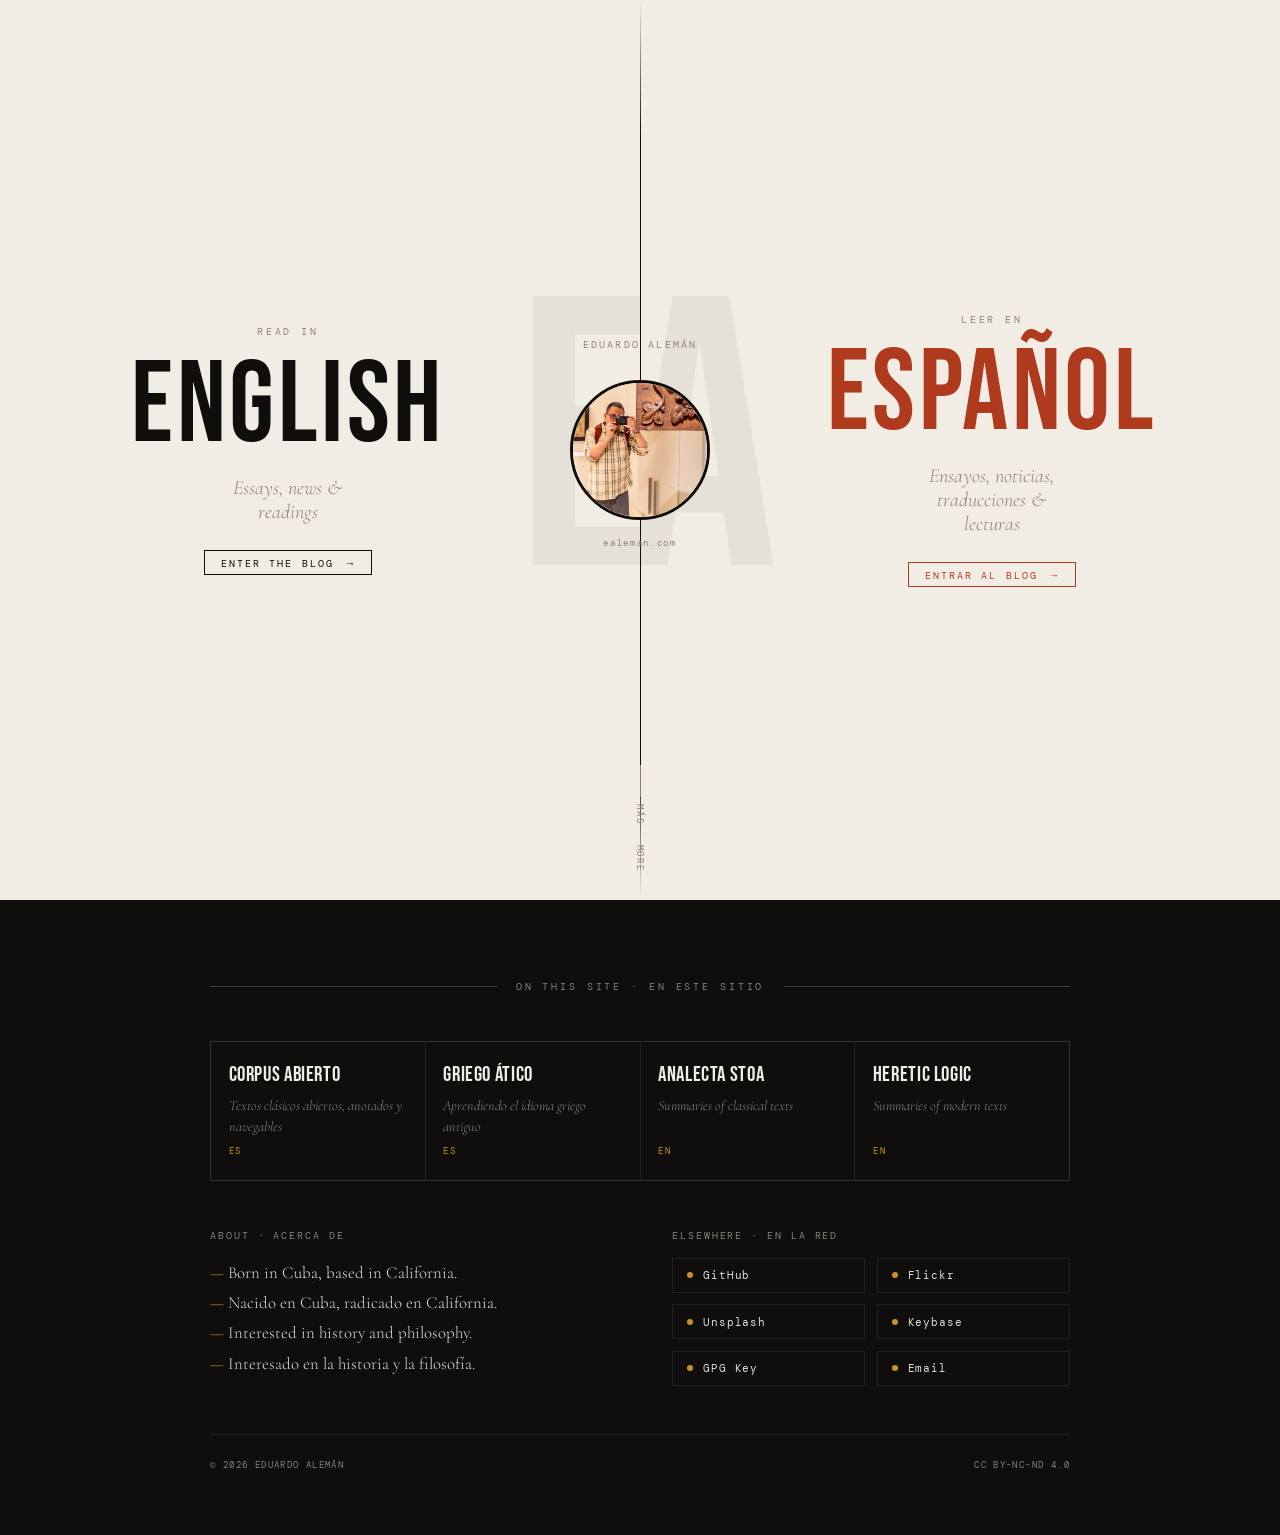
<file: index.html>
<!DOCTYPE html>
<html lang="en">
<head>
  <meta charset="utf-8" />
  <meta name="viewport" content="width=device-width, initial-scale=1.0" />
  <meta name="description" content="Eduardo Alemán – Digital Humanities" />
  <meta name="theme-color" content="#0f0e0c" />
  <title>Eduardo Alemán</title>
  <link rel="preconnect" href="https://fonts.googleapis.com" />
  <link rel="preconnect" href="https://fonts.gstatic.com" crossorigin />
  <link href="https://fonts.googleapis.com/css2?family=Cormorant+Garamond:ital,wght@0,300;0,400;0,700;1,300;1,400&family=DM+Mono:wght@300;400&family=Bebas+Neue&display=swap" rel="stylesheet" />
  <style>
    *, *::before, *::after { box-sizing: border-box; margin: 0; padding: 0; }

    :root {
      --ink:    #0f0e0c;
      --parch:  #f2ede4;
      --rust:   #b03a1e;
      --gold:   #c8922a;
      --smoke:  #e4dfd7;
      --mid:    #8a8278;
      --serif:  'Cormorant Garamond', Georgia, serif;
      --mono:   'DM Mono', monospace;
      --display:'Bebas Neue', sans-serif;
    }

    html { scroll-behavior: smooth; }

    body {
      font-family: var(--serif);
      background: var(--parch);
      color: var(--ink);
      min-height: 100vh;
      overflow-x: hidden;
    }

    /* ─── HERO: SPLIT SCREEN ─────────────────────── */
    .hero {
      display: grid;
      grid-template-columns: 1fr 1fr;
      min-height: 100svh;
      position: relative;
    }

    /* vertical divider */
    .hero::after {
      content: '';
      position: absolute;
      top: 0; bottom: 0;
      left: 50%;
      width: 1px;
      background: linear-gradient(to bottom, transparent 0%, var(--ink) 15%, var(--ink) 85%, transparent 100%);
      z-index: 10;
    }

    /* ─── PORTRAIT MEDALLION ─────────────────────── */
    .portrait-wrap {
      position: absolute;
      top: 50%;
      left: 50%;
      transform: translate(-50%, -50%);
      z-index: 20;
    }

    .portrait {
      width: 140px;
      height: 140px;
      border-radius: 50%;
      background: var(--smoke);
      border: 3px solid var(--ink);
      overflow: hidden;
      display: flex;
      align-items: center;
      justify-content: center;
      position: relative;
    }

    /* placeholder silhouette */
    .portrait svg {
      width: 100%;
      height: 100%;
    }

    /* Name arc above portrait */
    .name-arc {
      position: absolute;
      top: -2.6rem;
      left: 50%;
      transform: translateX(-50%);
      white-space: nowrap;
      font-family: var(--mono);
      font-size: 0.62rem;
      letter-spacing: 0.22em;
      text-transform: uppercase;
      color: var(--mid);
    }

    /* year below */
    .year-tag {
      position: absolute;
      bottom: -1.8rem;
      left: 50%;
      transform: translateX(-50%);
      font-family: var(--mono);
      font-size: 0.58rem;
      letter-spacing: 0.18em;
      color: var(--mid);
    }

    /* ─── EACH HALF ──────────────────────────────── */
    .half {
      display: flex;
      flex-direction: column;
      justify-content: center;
      align-items: center;
      padding: 4rem 3rem;
      position: relative;
      text-decoration: none;
      color: inherit;
      cursor: pointer;
      overflow: hidden;
      transition: background 0.45s ease;
    }

    .half::before {
      content: '';
      position: absolute;
      inset: 0;
      opacity: 0;
      transition: opacity 0.45s ease;
    }

    .half.en::before { background: var(--ink); }
    .half.es::before { background: var(--rust); }

    .half:hover::before { opacity: 1; }

    .half:hover .label,
    .half:hover .lang-word,
    .half:hover .descriptor,
    .half:hover .cta-pill { color: var(--parch); }

    .half:hover .cta-pill { border-color: var(--parch); }
    .half:hover .big-letter { opacity: 0.07; }

    /* large decorative background letter */
    .big-letter {
      position: absolute;
      font-family: var(--display);
      font-size: clamp(16rem, 30vw, 28rem);
      line-height: 1;
      opacity: 0.05;
      transition: opacity 0.45s ease;
      pointer-events: none;
      user-select: none;
      top: 50%;
      transform: translateY(-50%);
      color: var(--ink);
    }

    .en .big-letter { right: -1rem; }
    .es .big-letter { left: -1rem; }

    /* content stack */
    .half-content {
      position: relative;
      z-index: 2;
      display: flex;
      flex-direction: column;
      align-items: center;
      gap: 1.1rem;
      text-align: center;
    }

    .en .half-content { padding-right: 4rem; }
    .es .half-content { padding-left: 4rem; }

    .label {
      font-family: var(--mono);
      font-size: 0.62rem;
      letter-spacing: 0.3em;
      text-transform: uppercase;
      color: var(--mid);
      transition: color 0.45s ease;
    }

    .lang-word {
      font-family: var(--display);
      font-size: clamp(4rem, 9vw, 7.5rem);
      line-height: 0.9;
      letter-spacing: 0.03em;
      transition: color 0.45s ease;
    }

    .en .lang-word { color: var(--ink); }
    .es .lang-word { color: var(--rust); }

    .descriptor {
      font-family: var(--serif);
      font-style: italic;
      font-size: clamp(1rem, 1.6vw, 1.25rem);
      font-weight: 300;
      color: var(--mid);
      transition: color 0.45s ease;
      max-width: 14ch;
    }

    .cta-pill {
      display: inline-block;
      margin-top: 0.5rem;
      padding: 0.45em 1.5em;
      border: 1px solid var(--ink);
      font-family: var(--mono);
      font-size: 0.65rem;
      letter-spacing: 0.2em;
      text-transform: uppercase;
      transition: color 0.45s ease, border-color 0.45s ease;
    }

    .es .cta-pill { border-color: var(--rust); color: var(--rust); }

    /* hover arrow nudge */
    .arrow {
      display: inline-block;
      font-size: 0.7rem;
      margin-left: 0.4em;
      transition: transform 0.25s ease;
    }

    .half:hover .arrow { transform: translateX(4px); }

    /* ─── SCROLL HINT ────────────────────────────── */
    .scroll-hint {
      position: absolute;
      bottom: 1.8rem;
      left: 50%;
      transform: translateX(-50%);
      z-index: 30;
      display: flex;
      flex-direction: column;
      align-items: center;
      gap: 0.4rem;
      font-family: var(--mono);
      font-size: 0.55rem;
      letter-spacing: 0.2em;
      text-transform: uppercase;
      color: var(--mid);
      animation: fadeup 2s ease 1.5s both;
    }

    .scroll-hint span { writing-mode: vertical-lr; }

    .scroll-line {
      width: 1px;
      height: 32px;
      background: var(--mid);
      animation: grow-line 2s ease 1.5s both;
    }

    @keyframes grow-line {
      from { transform: scaleY(0); transform-origin: top; }
      to   { transform: scaleY(1); }
    }

    @keyframes fadeup {
      from { opacity: 0; transform: translateX(-50%) translateY(8px); }
      to   { opacity: 1; transform: translateX(-50%) translateY(0); }
    }

    /* ─── BELOW THE FOLD ─────────────────────────── */
    .below {
      background: var(--ink);
      color: var(--parch);
      padding: 5rem 2rem 4rem;
    }

    .below-inner {
      max-width: 860px;
      margin: 0 auto;
    }

    .section-rule {
      display: flex;
      align-items: center;
      gap: 1.2rem;
      margin-bottom: 3rem;
    }

    .section-rule::before,
    .section-rule::after {
      content: '';
      flex: 1;
      height: 1px;
      background: var(--mid);
      opacity: 0.4;
    }

    .section-label {
      font-family: var(--mono);
      font-size: 0.6rem;
      letter-spacing: 0.3em;
      text-transform: uppercase;
      color: var(--mid);
      white-space: nowrap;
    }

    /* bio + links grid */
    .below-grid {
      display: grid;
      grid-template-columns: 1fr 1fr;
      gap: 3rem 4rem;
      margin-bottom: 3rem;
    }

    .col-heading {
      font-family: var(--display);
      font-size: 2rem;
      letter-spacing: 0.04em;
      margin-bottom: 1rem;
      color: var(--parch);
    }

    .col-sub {
      font-family: var(--mono);
      font-size: 0.6rem;
      letter-spacing: 0.2em;
      text-transform: uppercase;
      color: var(--mid);
      margin-bottom: 1rem;
    }

    /* bio bullets */
    .bio-list {
      list-style: none;
      font-size: 1.05rem;
      font-weight: 300;
      line-height: 1.8;
      color: var(--smoke);
    }

    .bio-list li::before {
      content: '— ';
      color: var(--gold);
    }

    /* link grid */
    .link-grid {
      display: grid;
      grid-template-columns: 1fr 1fr;
      gap: 0.7rem;
    }

    .link-item {
      display: flex;
      align-items: center;
      gap: 0.6rem;
      padding: 0.6rem 0.9rem;
      border: 1px solid rgba(255,255,255,0.08);
      color: var(--smoke);
      text-decoration: none;
      font-family: var(--mono);
      font-size: 0.7rem;
      letter-spacing: 0.08em;
      transition: background 0.2s, color 0.2s, border-color 0.2s;
    }

    .link-item:hover {
      background: rgba(255,255,255,0.06);
      border-color: rgba(255,255,255,0.2);
      color: var(--parch);
    }

    .link-dot {
      width: 6px;
      height: 6px;
      border-radius: 50%;
      background: var(--gold);
      flex-shrink: 0;
    }

    /* projects row */
    .projects-row {
      display: grid;
      grid-template-columns: repeat(4, 1fr);
      gap: 1px;
      border: 1px solid rgba(255,255,255,0.08);
      margin-bottom: 3rem;
      background: rgba(255,255,255,0.08);
    }

    .project-card {
      background: var(--ink);
      padding: 1.4rem 1.1rem;
      text-decoration: none;
      color: inherit;
      transition: background 0.25s;
      display: flex;
      flex-direction: column;
      gap: 0.5rem;
    }

    .project-card:hover { background: #1a1916; }

    .project-name {
      font-family: var(--display);
      font-size: 1.3rem;
      letter-spacing: 0.03em;
      color: var(--parch);
      line-height: 1.1;
    }

    .project-desc {
      font-family: var(--serif);
      font-style: italic;
      font-size: 0.88rem;
      font-weight: 300;
      color: var(--mid);
      line-height: 1.5;
    }

    .project-lang {
      font-family: var(--mono);
      font-size: 0.55rem;
      letter-spacing: 0.2em;
      text-transform: uppercase;
      color: var(--gold);
      margin-top: auto;
    }

    /* footer line */
    .foot {
      border-top: 1px solid rgba(255,255,255,0.08);
      padding-top: 1.5rem;
      display: flex;
      justify-content: space-between;
      align-items: center;
      font-family: var(--mono);
      font-size: 0.58rem;
      letter-spacing: 0.15em;
      text-transform: uppercase;
      color: var(--mid);
    }

    .foot a { color: inherit; text-decoration: none; }
    .foot a:hover { color: var(--parch); }

    /* ─── ENTRY ANIMATIONS ───────────────────────── */
    .half-content { animation: fadein 0.9s ease both; }
    .en .half-content { animation-delay: 0.15s; }
    .es .half-content { animation-delay: 0.35s; }

    @keyframes fadein {
      from { opacity: 0; transform: translateY(16px); }
      to   { opacity: 1; transform: translateY(0); }
    }

    /* ─── RESPONSIVE ─────────────────────────────── */
    @media (max-width: 700px) {
      .hero { grid-template-columns: 1fr; grid-template-rows: 1fr 1fr; min-height: 100svh; }
      .hero::after { top: 50%; bottom: auto; left: 0; right: 0; width: auto; height: 1px;
        background: linear-gradient(to right, transparent 0%, var(--ink) 15%, var(--ink) 85%, transparent 100%); }
      .portrait-wrap { top: 50%; left: 50%; }
      .en .half-content,
      .es .half-content { padding: 0; }
      .half { padding: 2.5rem 1.5rem; }
      /* keep each panel's content clear of the centred portrait medallion */
      .half.en { justify-content: flex-start; padding-top: 2.5rem; padding-bottom: 7.5rem; }
      .half.es { justify-content: flex-end;   padding-top: 7rem;   padding-bottom: 2.5rem; }
      .below-grid { grid-template-columns: 1fr; gap: 2.5rem; }
      .projects-row { grid-template-columns: 1fr 1fr; }
      .foot { flex-direction: column; gap: 0.5rem; text-align: center; }
      .scroll-hint { display: none; }
      .big-letter { display: none; }
    }

    @media (max-width: 400px) {
      .link-grid { grid-template-columns: 1fr; }
      .projects-row { grid-template-columns: 1fr; }
    }
  </style>
</head>
<body>

<!-- ═══ HERO ═══════════════════════════════════════ -->
<section class="hero" aria-label="Blog entrances">

  <!-- English half -->
  <a class="half en" href="https://blog.ealeman.com/en/" aria-label="Enter the English blog">
    <span class="big-letter" aria-hidden="true">E</span>
    <div class="half-content">
      <span class="label">Read in</span>
      <span class="lang-word">English</span>
      <span class="descriptor">Essays, news &amp; readings</span>
      <span class="cta-pill">Enter the blog <span class="arrow">→</span></span>
    </div>
  </a>

  <!-- Portrait centered on the divider -->
  <div class="portrait-wrap" aria-hidden="true">
    <span class="name-arc">Eduardo Alemán</span>
    <div class="portrait">
      <img src="/images/eduardo.png" alt="Eduardo Alemán" style="width:100%; height:100%; object-fit:cover;" />
    </div>
    <span class="year-tag">ealeman.com</span>
  </div>

  <!-- Spanish half -->
  <a class="half es" href="https://blog.ealeman.com/es/" aria-label="Entrar al blog en español">
    <span class="big-letter" aria-hidden="true">A</span>
    <div class="half-content">
      <span class="label">Leer en</span>
      <span class="lang-word">Español</span>
      <span class="descriptor">Ensayos, noticias, traducciones &amp; lecturas</span>
      <span class="cta-pill">Entrar al blog <span class="arrow">→</span></span>
    </div>
  </a>

  <!-- Scroll nudge -->
  <div class="scroll-hint" aria-hidden="true">
    <div class="scroll-line"></div>
    <span>más · more</span>
  </div>

</section>

<!-- ═══ BELOW THE FOLD ══════════════════════════════ -->
<section class="below" aria-label="About and links">
  <div class="below-inner">

    <div class="section-rule">
      <span class="section-label">On this site · En este sitio</span>
    </div>

    <!-- Projects -->
    <div class="projects-row" role="list">
      <a class="project-card" href="https://corpusabierto.com/" role="listitem">
        <span class="project-name">Corpus Abierto</span>
        <span class="project-desc">Textos clásicos abiertos, anotados y navegables</span>
        <span class="project-lang">es</span>
      </a>
      <a class="project-card" href="https://griegoatico.com/" role="listitem">
        <span class="project-name">Griego Ático</span>
        <span class="project-desc">Aprendiendo el idioma griego antiguo</span>
        <span class="project-lang">es</span>
      </a>
      <a class="project-card" href="https://analectastoa.com/" role="listitem">
        <span class="project-name">Analecta Stoa</span>
        <span class="project-desc">Summaries of classical texts</span>
        <span class="project-lang">en</span>
      </a>
      <a class="project-card" href="https://hereticlogic.com/" role="listitem">
        <span class="project-name">Heretic Logic</span>
        <span class="project-desc">Summaries of modern texts</span>
        <span class="project-lang">en</span>
      </a>
    </div>

    <!-- Bio + Links -->
    <div class="below-grid">
      <div>
        <p class="col-sub">About · Acerca de</p>
        <ul class="bio-list">
          <li>Born in Cuba, based in California.</li>
          <li>Nacido en Cuba, radicado en California.</li>
          <li>Interested in history and philosophy.</li>
          <li>Interesado en la historia y la filosofía.</li>
        </ul>
      </div>
      <div>
        <p class="col-sub">Elsewhere · En la red</p>
        <nav class="link-grid" aria-label="External links">
          <a class="link-item" href="https://github.com/eduardo-aleman">
            <span class="link-dot"></span>GitHub
          </a>
          <a class="link-item" href="https://www.flickr.com/photos/ealeman/albums/">
            <span class="link-dot"></span>Flickr
          </a>
          <a class="link-item" href="https://unsplash.com/@ealeman">
            <span class="link-dot"></span>Unsplash
          </a>
          <a class="link-item" href="https://keybase.io/ealeman">
            <span class="link-dot"></span>Keybase
          </a>
          <a class="link-item" href="https://keys.openpgp.org/search?q=aleman%40ealeman.com">
            <span class="link-dot"></span>GPG Key
          </a>
          <a class="link-item" href="mailto:aleman@ealeman.com">
            <span class="link-dot"></span>Email
          </a>
        </nav>
      </div>
    </div>

    <footer class="foot">
      <span>© <span id="yr"></span> Eduardo Alemán</span>
      <span>CC BY-NC-ND 4.0</span>
    </footer>

  </div>
</section>

<script>
  document.getElementById('yr').textContent = new Date().getFullYear();
</script>

</body>
</html>
</file>
